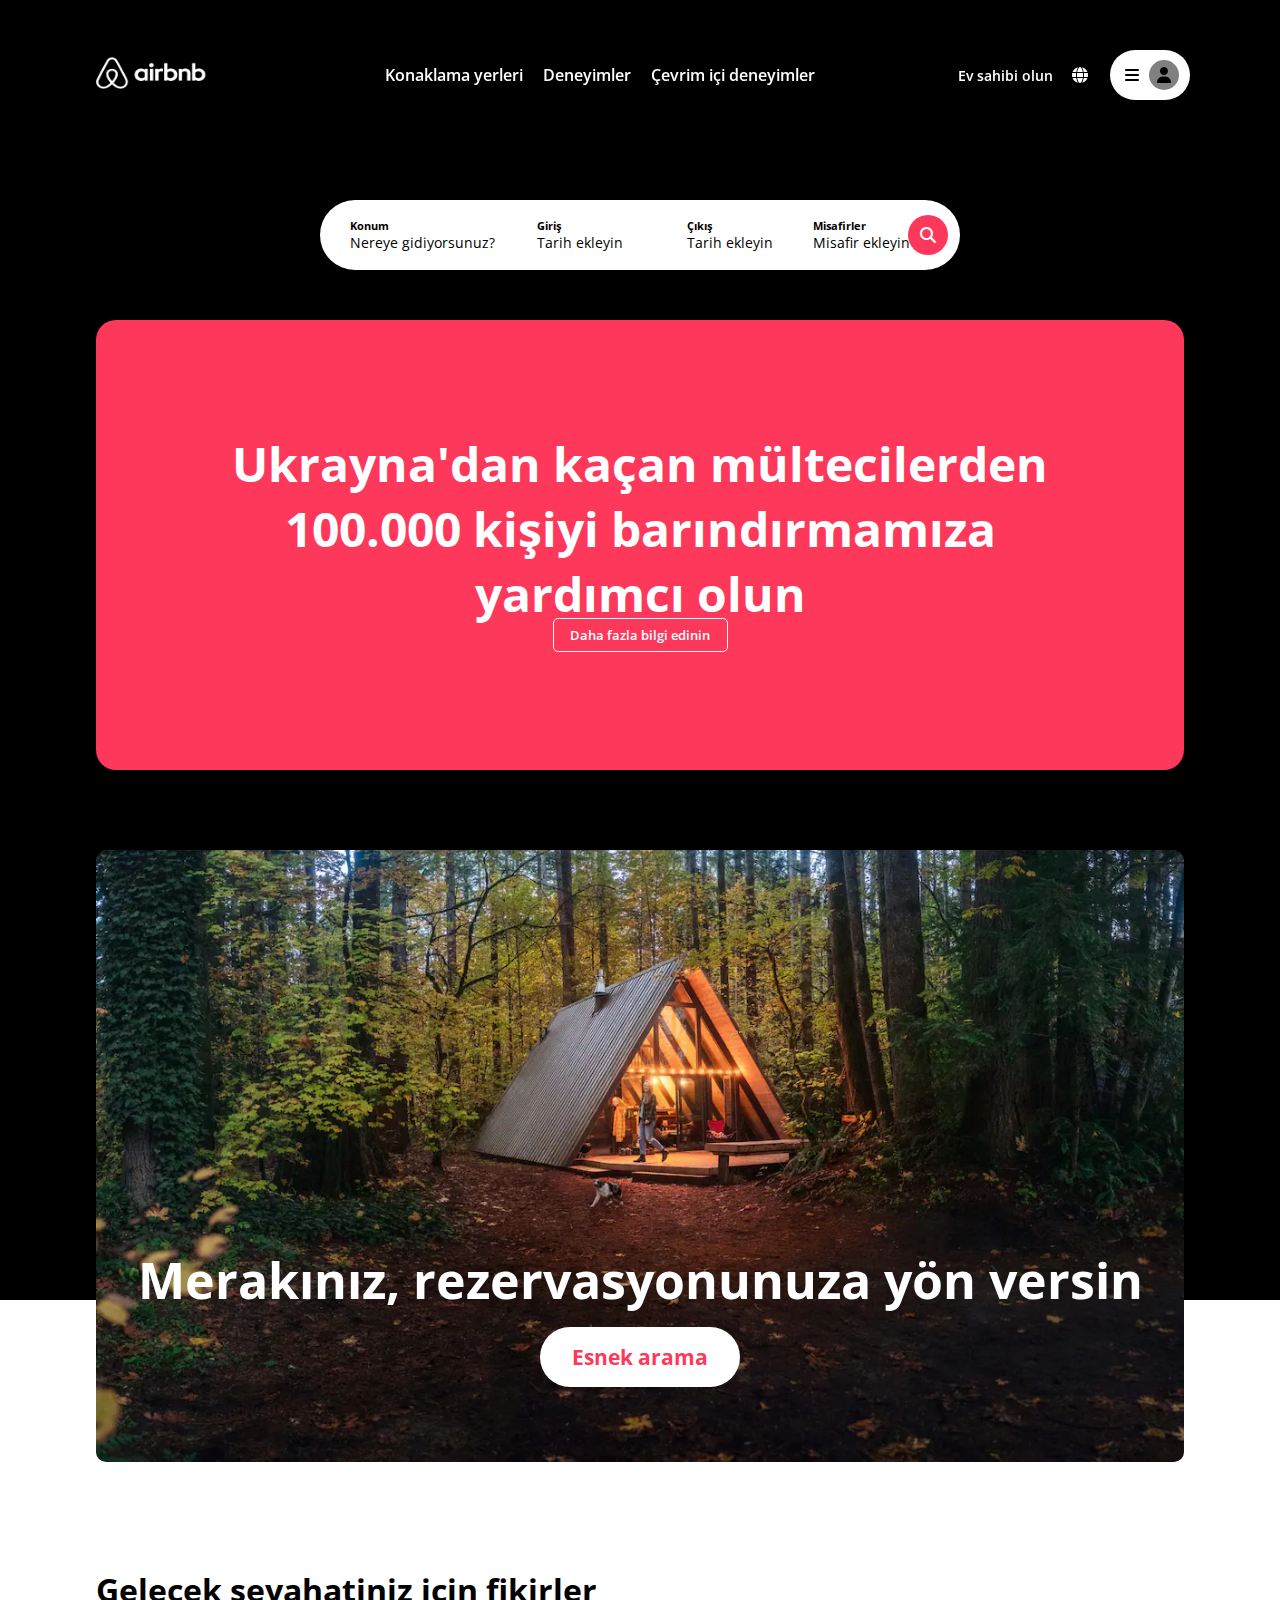
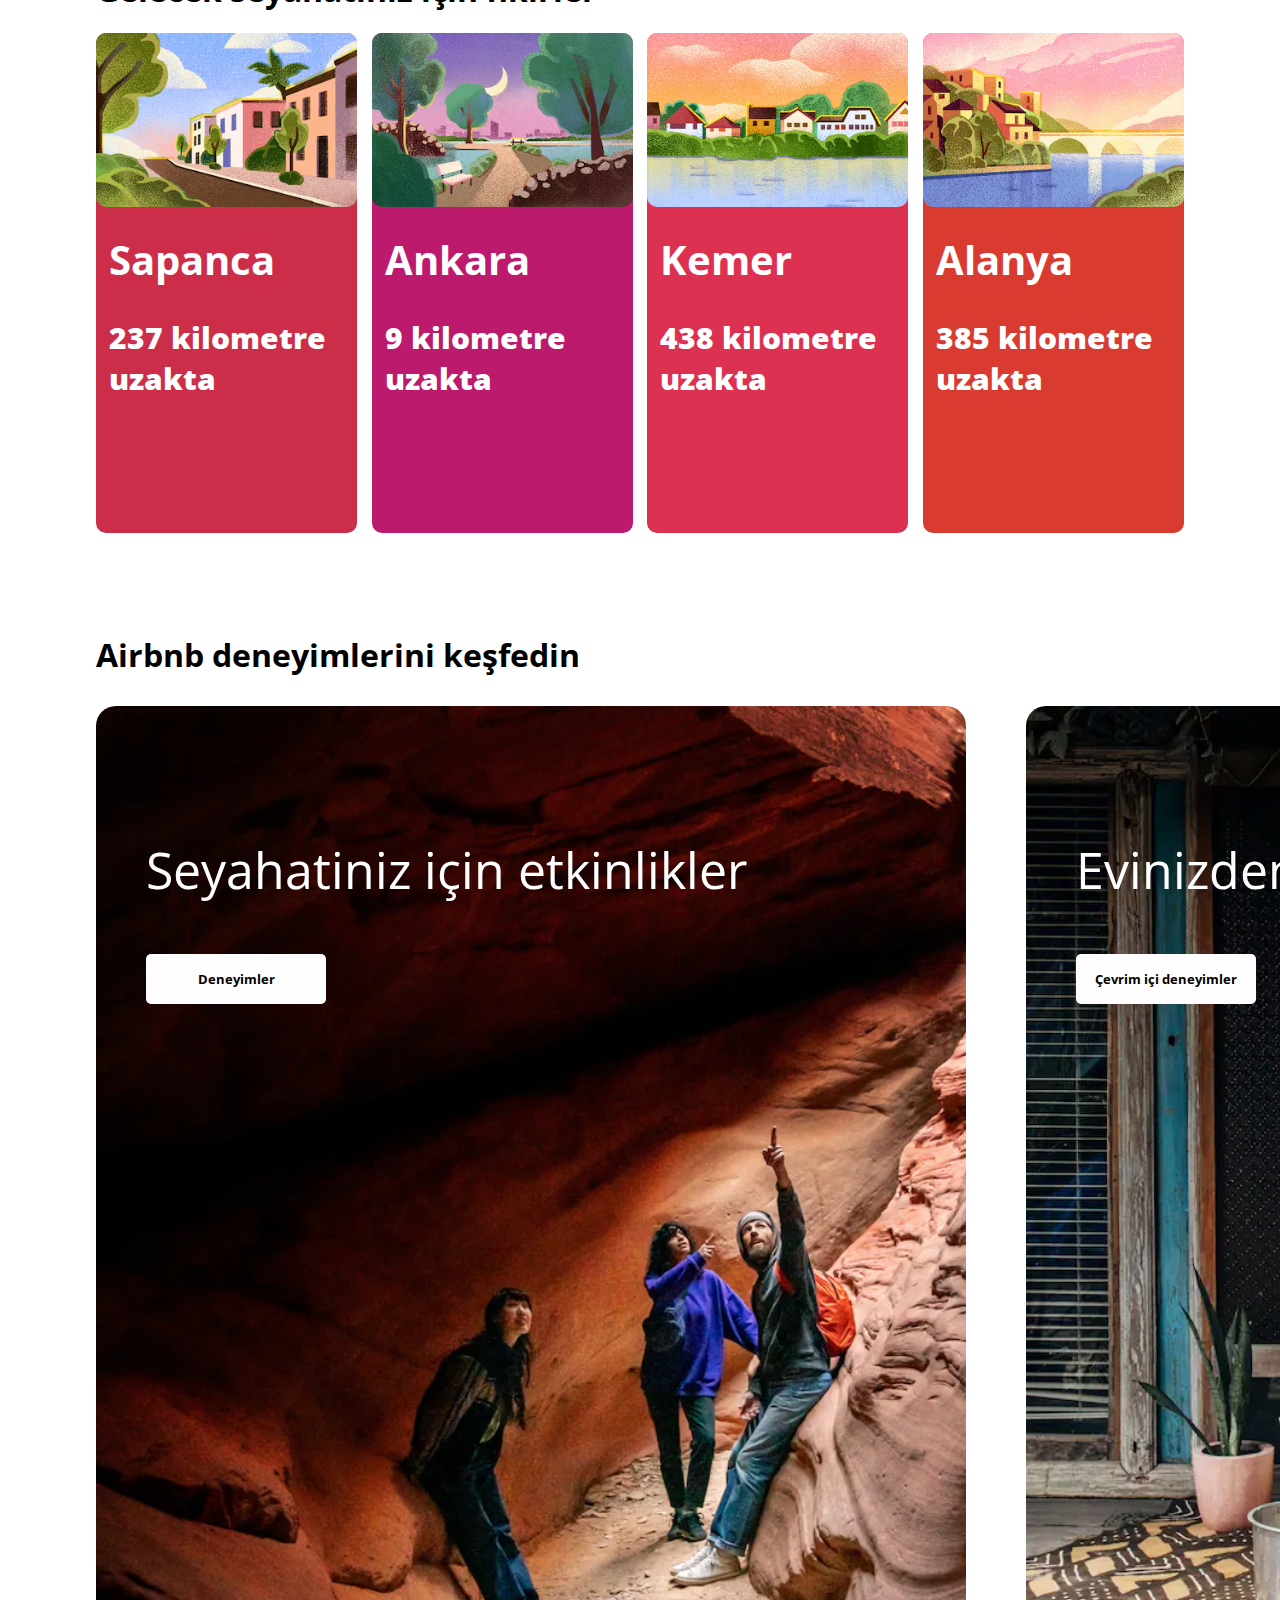
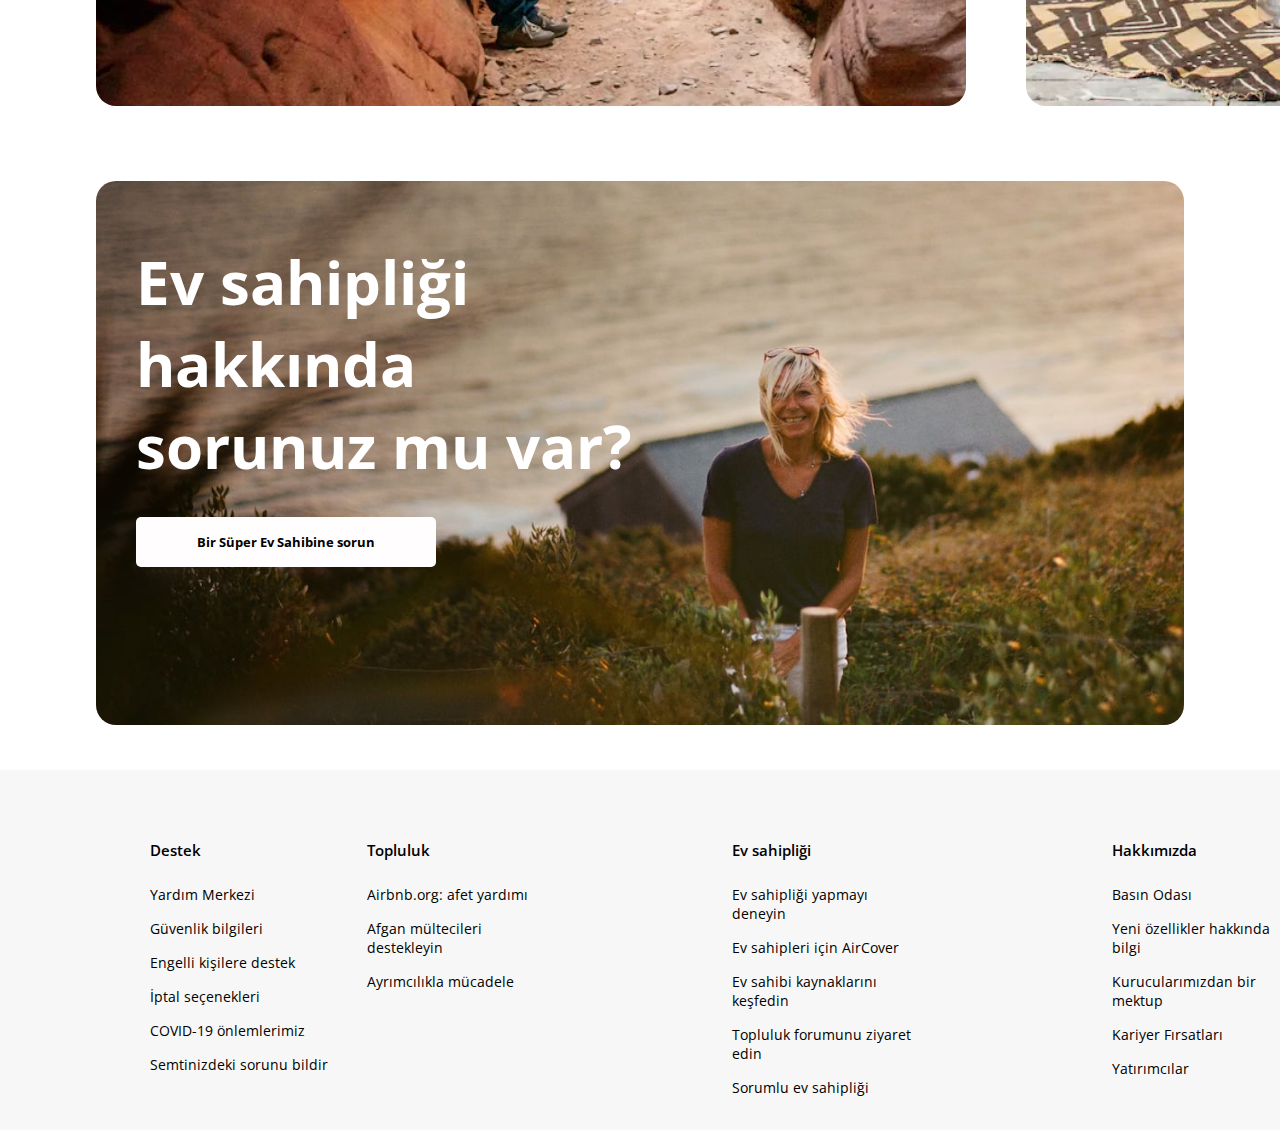
<file: index.html>
<!DOCTYPE html>
<html lang="en">
  <head>
    <meta charset="UTF-8" />
    <link rel="preconnect" href="https://fonts.googleapis.com" />
    <link rel="preconnect" href="https://fonts.gstatic.com" crossorigin />
    <link
      rel="stylesheet"
      href="https://cdnjs.cloudflare.com/ajax/libs/font-awesome/6.1.1/css/all.min.css"
    />
    <link
      href="https://fonts.googleapis.com/css2?family=Open+Sans:wght@300&display=swap"
      rel="stylesheet"
    />
    <meta http-equiv="X-UA-Compatible" content="IE=edge" />
    <meta name="viewport" content="width=device-width, initial-scale=1.0" />
    <title>Airbnb</title>
    <link rel="stylesheet" href="style.css" />
  </head>
  <body>
    <div class="background">
    <header>
      <div class="header-logo">
        <a href="https://www.airbnb.com.tr/" target="_blank">
          <img src="./img/Airbnb-symbol.jpg" alt="" />
        </a>
      </div>
      <div class="header-menu">
        <ul>
          <li><a href="">Konaklama yerleri</a></li>
          <li><a href="">Deneyimler</a></li>
          <li><a href="">Çevrim içi deneyimler</a></li>
        </ul>
      </div>
      <div class="header-profile">
        <div class="text">
          <a href="">
          <p>Ev sahibi olun</p>
        </a>
        </div>
        <div class="icon">
          <i class="fa-solid fa-globe"></i>
        </div>
        <div class="profile">
          <i class="fa-solid fa-bars"></i>
          <i class="fa-solid fa-user"></i>
        </div>
    </header>
    <section>
      <div class="konum">
        <h6>Konum</h6>
        <p>Nereye gidiyorsunuz?</p>
      </div>
      <div class="giriş">
        <h6>Giriş</h6>
        <p>Tarih ekleyin</p>
      </div>
      <div class="çıkış">
        <h6>Çıkış</h6>
        <p>Tarih ekleyin</p>
      </div>
      <div class="misafirler">
        <h6>Misafirler</h6>
        <p>Misafir ekleyin</p>
        <i class="fa-solid fa-magnifying-glass"></i>
      </div>
    </section>
    <div class="haber">
      <h1>Ukrayna'dan kaçan mültecilerden 100.000 kişiyi barındırmamıza <br> yardımcı olun</h1>
      <button>Daha fazla bilgi edinin</button>
    </div>
  </div>
    <div class="orman">
      <h1>Merakınız, rezervasyonunuza yön versin</h1>
      <div class="button">
        <button>Esnek arama</button>
      </div>
      <img src="./img/a2704500-b282-4411-a2fb-d7f80c4c72a8.webp" alt="">
    </div>
    <div class="title">
      <h1>Gelecek seyahatiniz için fikirler</h1>
    </div>
    <div class="image">
      <div class="sapanca">
      <img src="./img/sapancaaaa.webp" alt="">
      <div class="text">
        <h1>Sapanca</h1>
        <p>237 kilometre uzakta</p>
      </div>
    </div>
    <div class="ankara">
      <img src="./img/ankara.webp" alt="">
      <div class="text">
        <h1>Ankara</h1>
        <p>9 kilometre uzakta</p>
      </div>
    </div>
    <div class="kemer">
      <img src="./img/kemer.webp" alt="">
      <div class="text">
        <h1>Kemer</h1>
        <p>438 kilometre uzakta</p>
      </div>
    </div>
    <div class="alanya">
      <img src="./img/alanya.webp" alt="">
      <div class="text">
        <h1>Alanya</h1>
        <p>385 kilometre uzakta</p>
      </div>
    </div>
    </div>
    <h1 class="title-2">Airbnb deneyimlerini keşfedin</h1>
    <div class="images">
      <div class="box1">
          <img src="./img/1.foto.webp" alt="">
          <div class="text">
              <p>Seyahatiniz için etkinlikler</p>
              <button>Deneyimler</button>
          </div>
      </div>
      <div class="box2">
          <img src="./img/2.resim.webp" alt="">
          <div class="text">
              <p>Evinizden katılacağınız etkinlikler</p>
              <button>Çevrim içi deneyimler</button>
          </div>
      </div>
  </div>
    <div class="women">
      <img src="./img/fotoğraf-3.jpg" alt="">
      <div class="text-3">
        <p>Ev sahipliği hakkında sorunuz mu var?</p>
        <button>Bir Süper Ev Sahibine sorun</button>
      </div>
    </div>
    <footer>
      <div class="destek">
        <h1>Destek</h1>
        <a href="">Yardım Merkezi</a>
        <a href="">Güvenlik bilgileri</a>
        <a href="">Engelli kişilere destek</a>
        <a href="">İptal seçenekleri</a>
        <a href="">COVID-19 önlemlerimiz</a>
        <a href="">Semtinizdeki sorunu bildir</a>
      </div>
      <div class="topluluk">
        <h1>Topluluk</h1>
        <a href="">Airbnb.org: afet yardımı</a>
        <a href="">Afgan mültecileri destekleyin</a>
        <a href="">Ayrımcılıkla mücadele</a>
      </div>
      <div class="ev-sahipliği">
        <h1>Ev sahipliği</h1>
        <a href="">Ev sahipliği yapmayı deneyin</a>
        <a href="">Ev sahipleri için AirCover</a>
        <a href="">Ev sahibi kaynaklarını keşfedin</a>
        <a href="">Topluluk forumunu ziyaret edin</a>
        <a href="">Sorumlu ev sahipliği</a>
      </div>
      <div class="hakkımızda">
        <h1>Hakkımızda</h1>
        <a href="">Basın Odası</a>
        <a href="">Yeni özellikler hakkında bilgi</a>
        <a href="">Kurucularımızdan bir mektup</a>
        <a href="">Kariyer Fırsatları</a>
        <a href="">Yatırımcılar</a>
      </div>
    </footer>
  </body>
</html>
</file>
<file: style.css>
*{
    font-family: 'Open Sans', sans-serif;
}
a{
    text-decoration: none;
}
body{
    margin: 0 auto;
    width: 100%;
}
header{
    display: flex;
    align-items: center;
    justify-content: space-between;
    width: 86%;
    position: fixed;
    margin-left: 7%;
    z-index: 1;
}
.header-logo{
    height: 150px;
    display: flex;
    align-items: center;
}
.header-logo img{
    width: 120px;
    height: 40px;
}
.header.menu{
    width: 40%;
    padding-left: 200px;
}
.header-menu a{
    text-decoration: none;
    color: white;
    padding: 10px;
    font-weight: 600;
}
.header-menu a:hover{
    border-bottom: 1px solid white;
    color: gray;
    transition: .3s;
}
.header-menu ul{
    margin: 0;
    display: flex;
}
.header-menu li{
    list-style: none;
}
.header-profile{
    display: flex;
    align-items: center;
    justify-content: center
}
.header-profile .text:hover{
    background: rgb(43, 43, 43);
    transition: .3s;
}
.header-profile .text{
    width: 110px;
    display: flex;
    align-items: center;
    justify-content: center;
    height: 35px;
    border-radius: 16px;
    font-weight: 600;
}
.header-profile .text p{
    color: white;
    font-size: 14px;
}
.header-profile .icon{
    color: white;
    width: 40px;
    height: 40px;
    display: flex;
    align-items: center;
    justify-content: center;
    border-radius: 50px;
}
.header-profile .icon:hover{
    background: rgb(43, 43, 43);
}
.header-profile .profile{
    width: 80px;
    height: 50px;
    background: white;
    border-radius: 40px;
    display: flex;
    align-items: center;
    cursor: pointer;
    margin-left: 10px;
    
}
.header-profile .profile :nth-child(1){
    margin-left: 15px;
}
.header-profile .profile :nth-child(2){
    margin-left: 10px;
    height: 30px;
    width: 30px;
    display: flex;
    align-items: center;
    justify-content: center;
    border-radius: 50%;
    background: grey;
}
section{
    width: 50%;
    height: 70px;
    background: white;
    margin: 0 auto;
    border-radius: 40px;
    display: flex;
    position: relative;
    top: 200px;
}
section .konum{
    width: 28%;
    height: 70px;
    border-radius: 40px;
    display: flex;
    justify-content: center;
    flex-direction: column;
    padding-left: 30px;
}
section .konum:hover{
    background: rgb(232, 232, 232);
    transition: .3s;
}
section p,h6{
    margin: 0;
    padding: 0;
}
section  p{
    font-size: 14px;
}
section  h6{
    font-size: 11px;
}
section .giriş{
    width: 22%;
    height: 70px;
    border-radius: 40px;
    display: flex;
    justify-content: center;
    flex-direction: column;
    padding-left: 15px;
}
section .giriş:hover{
    background: rgb(232, 232, 232);
    transition: .3s;
}
section .çıkış {
    width: 18%;
    height: 70px;
    border-radius: 40px;
    display: flex;
    justify-content: center;
    flex-direction: column;
    padding-left: 15px;
}
section .çıkış:hover{
    background: rgb(232, 232, 232);
    transition: .3s;
}
section .misafirler {
    width: 24%;
    height: 70px;
    border-radius: 40px;
    display: flex;
    justify-content: center;
    flex-direction: column;
    padding-left: 15px;
    position: relative;
}
section .misafirler:hover{
    background: rgb(232, 232, 232);
    transition: .3s;
}
section .misafirler i{
    position: absolute;
    right: 12px;
    width: 40px;
    height: 40px;
    display: flex;
    align-items: center;
    justify-content: center;
    background: #FD385B;
    border-radius: 50px;
    color: white;
}
.haber{
    width: 85%;
    height: 450px;
    background: #FD385B;
    border-radius: 20px;
    display: flex;
    justify-content: center;
    font-size: 24px;
    text-align: center;
    color: white;
    flex-direction: column;
    margin: 0 auto;
    margin-top: 250px;
}
.haber h1{
    width: 88%;
    display: flex;
    align-items: center;
    height: 180px;
    justify-content: center;
    margin: 0 auto;
}
.haber button{
    width: 175px;
    margin: 0 auto;
    border: 1px solid white;
    border-radius: 5px;
    height: 34px;
    background: 0;
    color: white;
    font-weight: 600;
    cursor: pointer;
}
.background{
    width: 100%;
    height: 1300px;
    background: black;
}
.orman{
    width: 85%;
    margin: 0 auto;
    position: relative;
    margin-top: -450px;
}
.orman img{
    width: 100%;
    border-radius: 10px;
}
.orman h1{
    position: absolute;
    width: 100%;
    bottom: 120px;
    display: flex;
    align-items: center;
    justify-content: center;
    font-size: 50px;
    color: #ffffff;
}
.orman .button{
    position: absolute;
    width: 100%;
    display: flex;
    align-items: center;
    justify-content: center;
    bottom: 80px;
}
.orman button{ 
    width: 200px;
    background: white;
    border: 0;
    height: 60px;
    border-radius: 50px;
    font-size: 21px;
    color: #FD385B;
    font-weight: bold;
    cursor: pointer;
}
.orman button:hover{
    background: rgb(201, 201, 201);
    transition: .3s;
}
.title{
    width: 85%;
    margin: 0 auto;
    padding-top: 80px;
}
.title-2{
    width: 85%;
    margin: auto;
    padding-top: 100px;
    padding-bottom: 30px;
}
.image{
    width: 85%;
    margin: 0 auto;
    height: 500px;
    display: flex;
    justify-content: space-between;
}

.image img{
    width: 100%;
    border-radius: 10px;
}
.image .sapanca{
    background: #CC2D49;
    width: 24%;
    border-radius: 10px;
    height: 500px;
    cursor: pointer;
}
.image .ankara{
    background: #BB1A6D;
    width: 24%;
    border-radius: 10px;
    height: 500px;
    cursor: pointer;
}
.image .kemer{
    background: #DD3151;
    width: 24%;
    border-radius: 10px;
    height: 500px;
    cursor: pointer;
}
.image .alanya{
    background: #D93B30;
    width: 24%;
    border-radius: 10px;
    height: 500px;
    cursor: pointer;
}
.image .text{
    width: 90%;
    margin: 0 auto;
    font-size: 30px;
    color: #fff;
    font-weight: 900;
}
.text h1{
    color:  #ffffff;
    font-size: 40px;
    margin: 0;
    padding-top: 20px;
}
.images {
    width: 85%;
    margin: auto;
    display: flex;
    gap: 60px;
}
.images img{
    height: 1000px;
    width: 870px;
    border-radius: 20px;
}
.images .box1{
    position: relative;
}
.box1 .text{
    position: absolute;
    top: 80px;
    color: #fff;
    left: 50px;
}
.box2{
    position: relative;
}
.box2 .text{
    position: absolute;
    top: 80px;
    color: #fff;
    left: 50px;
}
.images div p {
    color: #fff;
    font-size: 50px;
}
.images div button {
    height: 50px;
    width: 180px;
    background: rgb(255, 253, 253);
    border: none;
    border-radius: 5px;
    color: black;
    font-weight: bold;
}
.images div button:hover{
    background: #eee;
    cursor: pointer;
    transition: .3s;
}
.women{
    width: 85%;
    margin: 0 auto;
    margin-top: 70px;
    position: relative;
}
.women .text-3{
    position: absolute;
    top: 60px;
    left: 40px;
    color: #fff;
}
.women .text-3 button{
    height: 50px;
    width: 300px;
    background: rgb(255, 253, 253);
    border: none;
    border-radius: 5px;
    color: black;
    font-weight: bold;
}
.women .text-3 button:hover{
    background: #eee;
    cursor: pointer;
    transition: .3s;
}
.women .text-3 p{
    color: #fff;
    font-size: 60px;
    font-weight: bold;
    width: 500px;
    margin: 0;
    margin-bottom: 30px;
}
.women img{
    width: 100%;
    border-radius: 20px;
}
footer{
    width: 100%;
    height: 300px;
    background: #f7f7f7;
    margin-top: 40px;
    display: flex;
    justify-content: start;
    padding-top: 60px;
}
footer .destek {
    padding-left: 150px;
    display: flex;
    flex-direction: column;
    width: 20%;
}
footer a{
    color: black;
    margin-top: 15px;
    font-size: 14px;
}
footer a:hover{
    color: rgb(198, 198, 198);
    transition: .3s;
}
footer .destek h1{
    font-size: 15px;
}
footer .topluluk{
    display: flex;
    flex-direction: column;
    height: 300px;
}
footer h1{
    font-size: 15px;
    font-weight: 600;
}
footer .ev-sahipliği{
    display: flex;
    flex-direction: column;
    padding-left: 200px;
}
footer .hakkımızda{
    display: flex;
    flex-direction: column;
    padding-left: 200px;
}
</file>
